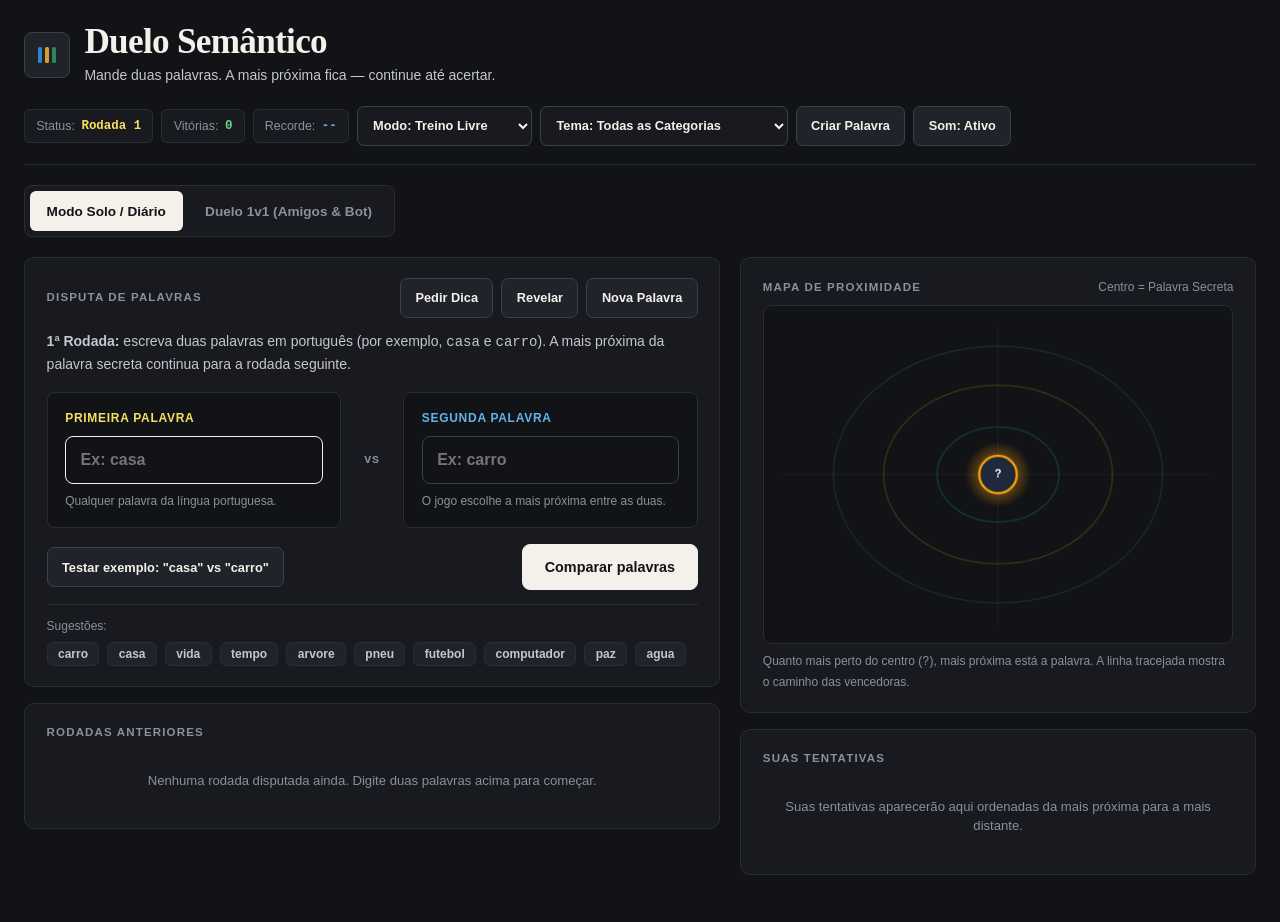
<file: index.html>
<!DOCTYPE html>
<html lang="pt-BR">
<head>
  <meta charset="UTF-8" />
  <meta name="viewport" content="width=device-width, initial-scale=1.0" />
  <title>Duelo Semântico — Adivinhe a Palavra Mais Próxima</title>
  <meta name="description" content="Jogo brasileiro de palavras em português: mande duas palavras, a mais próxima fica no trono e você continua disputando até acertar." />
  <meta name="theme-color" content="#121316" />

  <!-- Preview Bonito ao Compartilhar no WhatsApp, Discord e Telegram -->
  <meta property="og:type" content="website" />
  <meta property="og:locale" content="pt_BR" />
  <meta property="og:site_name" content="Duelo Semântico" />
  <meta property="og:title" content="Duelo Semântico — Adivinhe a Palavra Mais Próxima" />
  <meta property="og:description" content="Mande duas palavras. A mais próxima fica no trono — continue jogando solo, na Palavra do Dia ou em Duelo 1v1 com amigos até acertar!" />
  <meta property="og:image" content="assets/og-cover.jpg" />
  <meta property="og:image:width" content="1200" />
  <meta property="og:image:height" content="630" />
  <meta name="twitter:card" content="summary_large_image" />
  <meta name="twitter:title" content="Duelo Semântico — Adivinhe a Palavra Mais Próxima" />
  <meta name="twitter:description" content="Mande duas palavras. A mais próxima fica no trono até você acertar. Jogue solo ou em Duelo 1v1 ao vivo!" />
  <meta name="twitter:image" content="assets/og-cover.jpg" />

  <link rel="icon" type="image/svg+xml" href="assets/favicon.svg" />
  <link rel="stylesheet" href="css/styles.css?v=5" />
</head>
<body class="app-shell">

  <div class="main-container">
    <!-- ======================================================================
         CABEÇALHO EDITORIAL & CONTROLES
         ====================================================================== -->
    <header class="top-header">
      <div class="brand-lockup">
        <div class="brand-icon-box" aria-hidden="true">
          <svg width="24" height="24" viewBox="0 0 24 24" fill="none">
            <rect x="3" y="4" width="4" height="16" rx="1.5" fill="#3182CE" />
            <rect x="10" y="4" width="4" height="16" rx="1.5" fill="#D69E2E" />
            <rect x="17" y="4" width="4" height="16" rx="1.5" fill="#2F855A" />
          </svg>
        </div>
        <div>
          <h1 class="brand-title">Duelo Semântico</h1>
          <p class="brand-subtitle">Mande duas palavras. A mais próxima fica — continue até acertar.</p>
        </div>
      </div>

      <div class="stats-strip">
        <div class="stat-chip">
          <span class="text-zinc-400">Status:</span>
          <strong id="stat-current-round" class="font-mono text-amber-300">Rodada 1</strong>
        </div>
        <div class="stat-chip">
          <span class="text-zinc-400">Vitórias:</span>
          <strong id="stat-games-won" class="font-mono text-emerald-400">0</strong>
        </div>
        <div class="stat-chip">
          <span class="text-zinc-400">Recorde:</span>
          <strong id="stat-best-rounds" class="font-mono text-sky-300">--</strong>
        </div>

        <label for="select-game-mode" class="hidden">Modo de Jogo</label>
        <select id="select-game-mode" class="select-control" aria-label="Modo de Jogo">
          <option value="practice">Modo: Treino Livre</option>
          <option value="daily">Modo: Palavra do Dia</option>
        </select>

        <label for="select-category-filter" class="hidden">Filtrar Tema</label>
        <select id="select-category-filter" class="select-control" aria-label="Escolher Tema da Palavra Secreta">
          <option value="all">Tema: Todas as Categorias</option>
          <option value="transporte_rodas">Tema: Veículos e Rodovia</option>
          <option value="moradia_casa">Tema: Casa e Construção</option>
          <option value="vida_filosofia_emocao">Tema: Vida, Mente e Sentimentos</option>
          <option value="alimentacao_bebida">Tema: Comidas e Bebidas</option>
          <option value="natureza_clima">Tema: Natureza e Clima</option>
          <option value="animais_fauna">Tema: Animais e Fauna</option>
          <option value="corpo_saude">Tema: Corpo Humano e Saúde</option>
          <option value="tecnologia_ciencias">Tema: Tecnologia e Ciência</option>
          <option value="esporte_musica_lazer">Tema: Esportes, Música e Lazer</option>
          <option value="vestuario_moda">Tema: Vestuário e Acessórios</option>
          <option value="sociedade_cidade">Tema: Cidade e Profissões</option>
          <option value="tempo_espaco">Tema: Tempo e Universo</option>
        </select>

        <button type="button" id="btn-open-custom-modal" class="btn-secondary">
          Criar Palavra
        </button>
        <button type="button" id="btn-toggle-sound" class="btn-secondary">
          Som: Ativo
        </button>
      </div>
    </header>

    <!-- NAVEGAÇÃO ENTRE MODOS -->
    <nav class="main-tabs-bar" aria-label="Modos de Jogo">
      <button type="button" data-main-tab="solo" class="main-tab-btn is-active">
        <span>Modo Solo / Diário</span>
      </button>
      <button type="button" data-main-tab="duel" class="main-tab-btn">
        <span>Duelo 1v1 (Amigos &amp; Bot)</span>
      </button>
    </nav>

    <!-- ======================================================================
         ABA 1: MODO SOLO / DIÁRIO
         ====================================================================== -->
    <div id="tab-solo-view">
      <main class="workspace-split">

        <!-- COLUNA ESQUERDA: ÁREA DE JOGO -->
        <section class="flex-col gap-4">
          <div class="surface-card">
            <div class="flex flex-wrap justify-between items-center gap-2 mb-3">
              <h2 class="section-label" style="margin-bottom:0">Disputa de Palavras</h2>
              <div class="flex flex-wrap gap-2">
                <button type="button" id="btn-get-hint" class="btn-secondary">Pedir Dica</button>
                <button type="button" id="btn-reveal-secret" class="btn-secondary">Revelar</button>
                <button type="button" id="btn-new-secret" class="btn-secondary">Nova Palavra</button>
              </div>
            </div>

            <div id="inline-alert-box" class="alert-box hidden" style="margin-top:0; margin-bottom:0.85rem;" role="alert"></div>

            <!-- 1ª RODADA: DUAS PALAVRAS -->
            <div id="panel-round-1">
              <p class="text-sm text-zinc-300 mb-3">
                <strong>1ª Rodada:</strong> escreva duas palavras em português (por exemplo, <code>casa</code> e <code>carro</code>). A mais próxima da palavra secreta continua para a rodada seguinte.
              </p>

              <form id="form-round-1">
                <div class="duel-arena-grid">
                  <div class="duel-slot-card">
                    <label for="input-round1-word1" class="text-xs font-bold uppercase tracking-wider text-amber-300">Primeira palavra</label>
                    <input id="input-round1-word1" type="text" class="word-input mt-2" placeholder="Ex: casa" autocomplete="off" />
                    <span class="text-xs text-zinc-400 mt-2">Qualquer palavra da língua portuguesa.</span>
                  </div>

                  <div class="vs-divider-badge">VS</div>

                  <div class="duel-slot-card">
                    <label for="input-round1-word2" class="text-xs font-bold uppercase tracking-wider text-sky-300">Segunda palavra</label>
                    <input id="input-round1-word2" type="text" class="word-input mt-2" placeholder="Ex: carro" autocomplete="off" />
                    <span class="text-xs text-zinc-400 mt-2">O jogo escolhe a mais próxima entre as duas.</span>
                  </div>
                </div>

                <div class="flex flex-wrap justify-between items-center gap-3 mt-3">
                  <button type="button" id="btn-fill-example" class="btn-secondary">
                    Testar exemplo: "casa" vs "carro"
                  </button>
                  <button type="submit" id="btn-submit-round1" class="btn-primary">
                    <span>Comparar palavras</span>
                  </button>
                </div>
              </form>
            </div>

            <!-- RODADAS 2+: PALAVRA NO TRONO VS NOVA TENTATIVA -->
            <div id="panel-round-next" class="hidden">
              <p class="text-sm text-zinc-300 mb-3">
                A palavra mais próxima até agora permanece à esquerda. Digite <strong>mais uma palavra</strong> à direita para tentar superá-la.
              </p>

              <form id="form-round-next">
                <div class="duel-arena-grid">
                  <div class="duel-slot-card is-champion-slot">
                    <div>
                      <div class="flex justify-between items-center">
                        <span class="text-xs font-bold uppercase tracking-wider text-amber-300">Mais próxima atual</span>
                        <span id="champ-word-tier" class="temp-badge tier-hot">Quente</span>
                      </div>
                      <div id="champ-word-title" class="champion-word-display">CARRO</div>
                      <p id="champ-word-correction" class="text-xs text-sky-300 hidden"></p>
                    </div>

                    <div class="mt-2">
                      <div class="flex justify-between items-center text-xs mb-2">
                        <span id="champ-word-meta" class="text-zinc-300">Mesmo contexto</span>
                        <strong id="champ-word-score" class="font-mono text-amber-300">74.0%</strong>
                      </div>
                      <div class="meter-track">
                        <div id="champ-word-bar" class="meter-fill fill-hot" style="width: 74%"></div>
                      </div>
                    </div>
                  </div>

                  <div class="vs-divider-badge">VS</div>

                  <div class="duel-slot-card is-challenger-slot">
                    <div>
                      <label for="input-next-challenger" class="text-xs font-bold uppercase tracking-wider text-sky-300">Nova palavra</label>
                      <input id="input-next-challenger" type="text" class="word-input mt-2" placeholder="Ex: pneu, roda, motor..." autocomplete="off" />
                      <p class="text-xs text-zinc-400 mt-2">
                        Se chegar mais perto da secreta, assume o lugar da atual.
                      </p>
                    </div>

                    <button type="submit" id="btn-submit-round-next" class="btn-primary w-full mt-3">
                      Enviar tentativa
                    </button>
                  </div>
                </div>
              </form>
            </div>

            <!-- Sugestões Rápidas -->
            <div class="suggestions-bar">
              <span class="text-xs text-zinc-400">Sugestões:</span>
              <div id="quick-suggestions-cluster" class="flex flex-wrap gap-2"></div>
            </div>

            <div id="hint-display-box" class="hint-box hidden"></div>
            <div id="victory-banner" class="hidden"></div>
            <div id="duel-verdict-banner" class="verdict-banner hidden"></div>
          </div>

          <div class="surface-card">
            <h3 class="section-label">Rodadas Anteriores</h3>
            <div id="duel-history-list"></div>
          </div>
        </section>

        <!-- COLUNA DIREITA: MAPA & RANKING -->
        <aside class="flex-col gap-4">
          <div class="surface-card">
            <div class="flex justify-between items-center mb-2">
              <h3 class="section-label" style="margin-bottom:0">Mapa de Proximidade</h3>
              <span class="text-xs text-zinc-400">Centro = Palavra Secreta</span>
            </div>
            <div class="radar-canvas-box">
              <canvas id="semantic-radar-canvas" width="500" height="360"></canvas>
            </div>
            <p class="text-xs text-zinc-400 mt-2">
              Quanto mais perto do centro (<code>?</code>), mais próxima está a palavra. A linha tracejada mostra o caminho das vencedoras.
            </p>
          </div>

          <div class="surface-card">
            <h3 class="section-label">Suas Tentativas</h3>
            <div id="tested-words-ranking"></div>
          </div>
        </aside>

      </main>
    </div>

    <!-- ======================================================================
         ABA 2: DUELO 1v1 (AMIGOS POR LINK OU BOT)
         ====================================================================== -->
    <section id="tab-duel-view" class="hidden" aria-label="Modo Duelo 1v1">

      <div id="duel-alert-box" class="alert-box hidden" style="margin-top:0; margin-bottom:0.85rem;" role="alert"></div>

      <!-- LOBBY -->
      <div id="duel-phase-lobby" class="surface-card">
        <div class="flex flex-wrap justify-between items-center gap-3">
          <div>
            <span class="editorial-kicker">Disputa Direta 1 contra 1</span>
            <h2 class="text-lg font-bold text-white mt-1">Duelo em Tempo Real</h2>
            <p class="text-xs text-zinc-300 mt-1">
              Cada jogador manda uma palavra por rodada. A mais próxima fica no trono e quem cravar 100% primeiro vence.
            </p>
          </div>
          <div style="min-width: 220px;">
            <label for="duel-player-name" class="text-xs text-zinc-400">Seu nome na sala</label>
            <input id="duel-player-name" type="text" class="word-input mt-1" value="" maxlength="18" placeholder="Seu apelido (ex: Guilherme)" />
          </div>
        </div>

        <div class="duel-lobby-grid">
          <div class="duel-slot-card is-champion-slot">
            <div>
              <h3 class="text-white font-bold">Partida Rápida (30s por rodada)</h3>
              <p class="text-xs text-zinc-300 mt-2">
                Procura outro jogador disponível na fila. Se ninguém aparecer em 10 segundos, entra o Bot Estrategista contra você.
              </p>
            </div>
            <div class="flex flex-wrap gap-2 mt-4">
              <button type="button" id="btn-duel-quick-match" class="btn-primary flex-1">
                Buscar partida (10s ou Bot)
              </button>
              <button type="button" id="btn-duel-force-bot" class="btn-secondary">
                Jogar vs Bot
              </button>
            </div>
          </div>

          <div class="duel-slot-card is-challenger-slot">
            <div>
              <h3 class="text-white font-bold">Sala Privada com Amigo</h3>
              <p class="text-xs text-zinc-300 mt-2">
                Escolha o tempo de resposta, crie uma sala e mande o convite pronto no WhatsApp para seu amigo entrar direto.
              </p>
            </div>
            <div class="flex flex-col gap-2 mt-3">
              <div>
                <label for="duel-room-time-limit" class="text-xs text-zinc-400">Tempo limite por rodada</label>
                <select id="duel-room-time-limit" class="select-control w-full mt-1">
                  <option value="15">15 segundos (Relâmpago)</option>
                  <option value="30" selected>30 segundos (Padrão)</option>
                  <option value="45">45 segundos</option>
                  <option value="60">60 segundos (Tático)</option>
                  <option value="0">Sem limite de tempo</option>
                </select>
              </div>
              <button type="button" id="btn-duel-create-room" class="btn-primary w-full mt-1">
                Criar sala privada
              </button>
              <div class="flex gap-2 mt-1">
                <input id="duel-join-code" type="text" class="word-input" placeholder="Código ex: AET-4821" autocomplete="off" />
                <button type="button" id="btn-duel-join-room" class="btn-secondary">Entrar</button>
              </div>
            </div>
          </div>
        </div>
      </div>

      <!-- ESPERA / BUSCA -->
      <div id="duel-phase-searching" class="surface-card hidden" style="text-align: center; padding: 2rem 1.25rem;">
        <span class="editorial-kicker">Sala Conectada</span>
        <h3 id="duel-wait-title" class="text-lg font-bold text-white mt-2">Procurando oponente...</h3>
        <p id="duel-wait-desc" class="text-sm text-zinc-300 mt-2"></p>

        <div id="duel-room-code-display" class="duel-room-code-pill hidden">AET-0000</div>

        <div class="flex flex-wrap justify-center gap-3 mt-4">
          <button type="button" id="btn-duel-copy-link" class="btn-primary hidden">Copiar Convite para Amigos</button>
          <button type="button" id="btn-duel-wait-bot" class="btn-secondary">Enfrentar Bot Agora</button>
          <button type="button" id="btn-duel-cancel-wait" class="btn-secondary">Cancelar</button>
        </div>
      </div>

      <!-- ARENA 1v1 -->
      <div id="duel-phase-arena" class="hidden">
        <div class="surface-card">
          <div class="flex flex-wrap justify-between items-center gap-2 mb-3">
            <h3 class="section-label" style="margin-bottom:0">Duelo 1v1 — Quem acertar primeiro vence</h3>
            <button type="button" id="btn-duel-leave-arena" class="btn-secondary">Sair da sala</button>
          </div>

          <div class="duel-scoreboard-bar">
            <div class="duel-player-banner">
              <span id="duel-my-label" class="text-xs font-bold uppercase tracking-wider text-amber-300">Você</span>
              <strong id="duel-my-score" class="font-mono text-white">0 pts</strong>
            </div>
            <div class="flex flex-col items-center gap-1">
              <span id="duel-round-badge" class="editorial-kicker">Rodada 1</span>
              <span id="duel-turn-timer" class="duel-timer-pill">30s</span>
            </div>
            <div class="duel-player-banner is-right">
              <span id="duel-opp-label" class="text-xs font-bold uppercase tracking-wider text-sky-300">Adversário</span>
              <strong id="duel-opp-score" class="font-mono text-white">0 pts</strong>
            </div>
          </div>

          <div id="duel-throne-card" class="duel-throne-panel"></div>

          <form id="form-duel-turn">
            <div class="duel-arena-grid">
              <div class="duel-slot-card is-champion-slot">
                <div>
                  <label for="duel-my-word-input" class="text-xs font-bold uppercase tracking-wider text-amber-300">Seu lado: digite 1 palavra</label>
                  <input id="duel-my-word-input" type="text" class="word-input mt-2" placeholder="Sua palavra da rodada..." autocomplete="off" />
                  <p id="duel-my-status" class="text-xs text-zinc-300 mt-2">Sua vez: digite uma palavra.</p>
                </div>
                <button type="submit" id="btn-duel-send-word" class="btn-primary w-full mt-3">
                  Enviar jogada
                </button>
              </div>

              <div class="vs-divider-badge">VS</div>

              <div class="duel-slot-card is-challenger-slot" style="justify-content: center; text-align: center;">
                <span class="text-xs font-bold uppercase tracking-wider text-sky-300">Lado do adversário</span>
                <p id="duel-opp-status" class="text-xs text-zinc-400 mt-3">Aguardando jogada do oponente...</p>
              </div>
            </div>
          </form>

          <div id="duel-finish-banner" class="hidden"></div>
        </div>

        <div class="surface-card mt-4">
          <h3 class="section-label">Histórico do Duelo</h3>
          <div id="duel-pvp-history"></div>
        </div>
      </div>

    </section>
  </div>

  <!-- MODAL: CRIAR PALAVRA SECRETA -->
  <div id="modal-custom-word" class="modal-backdrop hidden" role="dialog" aria-modal="true" aria-labelledby="modal-custom-title">
    <div class="modal-box">
      <div class="flex justify-between items-center mb-3">
        <h3 id="modal-custom-title" class="section-label" style="margin-bottom:0">Criar Palavra Secreta</h3>
        <button type="button" id="btn-close-custom-modal" class="btn-secondary">Fechar</button>
      </div>
      <p class="text-xs text-zinc-300 mb-3">
        Defina uma palavra secreta oculta para outra pessoa tentar descobrir aqui no computador ou celular.
      </p>

      <form id="form-custom-word" class="flex-col gap-3">
        <div>
          <label for="input-custom-secret" class="text-xs text-zinc-400">Palavra secreta (fica oculta)</label>
          <input id="input-custom-secret" type="password" class="word-input mt-1" placeholder="Digite a palavra secreta..." required />
        </div>

        <div>
          <label for="select-custom-cluster" class="text-xs text-zinc-400">Tema da palavra</label>
          <select id="select-custom-cluster" class="select-control w-full mt-1">
            <option value="transporte_rodas">Veículos, Carros e Rodovia</option>
            <option value="moradia_casa">Casa, Móveis e Construção</option>
            <option value="vida_filosofia_emocao">Vida, Mente e Sentimentos</option>
            <option value="alimentacao_bebida">Alimentos, Culinária e Bebidas</option>
            <option value="natureza_clima">Natureza, Praias e Clima</option>
            <option value="animais_fauna">Animais e Fauna</option>
            <option value="corpo_saude">Corpo Humano e Saúde</option>
            <option value="tecnologia_ciencias">Tecnologia, Computação e Escola</option>
            <option value="esporte_musica_lazer">Esportes, Futebol e Música</option>
            <option value="vestuario_moda">Vestuário e Acessórios</option>
            <option value="sociedade_cidade">Cidade, Dinheiro e Profissões</option>
            <option value="tempo_espaco">Tempo, Estações e Universo</option>
          </select>
        </div>

        <div>
          <label for="input-custom-links" class="text-xs text-zinc-400">Palavras próximas (opcional, separadas por vírgula)</label>
          <input id="input-custom-links" type="text" class="word-input mt-1" placeholder="Ex: carro, pneu, borracha, aro" />
        </div>

        <div>
          <label for="input-custom-hint" class="text-xs text-zinc-400">Dica personalizada (opcional)</label>
          <input id="input-custom-hint" type="text" class="word-input mt-1" placeholder="Ex: Fica presa no eixo do carro..." />
        </div>

        <button type="submit" class="btn-primary w-full mt-2">
          Começar com esta palavra
        </button>
      </form>
    </div>
  </div>

  <script src="js/vendor/peerjs.min.js?v=5"></script>
  <script src="js/dictionary-data.js?v=5"></script>
  <script src="js/semantic-engine.js?v=5"></script>
  <script src="js/audio.js?v=5"></script>
  <script src="js/radar-canvas.js?v=5"></script>
  <script src="js/duel-mode.js?v=5"></script>
  <script src="js/app.js?v=5"></script>
</body>
</html>
</file>
<file: css/styles.css>
/**
 * ============================================================================
 * SISTEMA DE DESIGN EDITORIAL - DUELO SEMANTICO (css/styles.css)
 * ============================================================================
 * Estetica editorial escura (Carvao Fosco & Tinta Quente), sem brilhos ou
 * gradientes genericos. Otimizado para Desktop e Celular.
 */

:root {
  --bg-canvas: #121316;
  --bg-surface: #181A1F;
  --bg-elevated: #20232A;
  --bg-interactive: #272B33;
  --border-subtle: #2A2D35;
  --border-strong: #3B404B;
  --text-primary: #F4F1EA;
  --text-secondary: #C5C7CE;
  --text-muted: #8B909C;
  --ink-gold: #D69E2E;
  --ink-gold-light: #F6E05E;
  --ink-green: #2F855A;
  --ink-green-light: #68D391;
  --ink-blue: #3182CE;
  --ink-blue-light: #63B3ED;
  --ink-orange: #DD6B20;
  --ink-red: #C53030;
  --font-serif: Georgia, "Palatino Linotype", "Book Antiqua", serif;
  --font-sans: -apple-system, BlinkMacSystemFont, "Segoe UI", Roboto, Helvetica, Arial, sans-serif;
  --font-mono: ui-monospace, "SFMono-Regular", Consolas, "Liberation Mono", Menlo, monospace;
  --ease-out: cubic-bezier(0.16, 1, 0.3, 1);
}

*, *::before, *::after {
  box-sizing: border-box;
  margin: 0;
  padding: 0;
}

html, body {
  min-height: 100vh;
  background-color: var(--bg-canvas);
  color: var(--text-primary);
  font-family: var(--font-sans);
  line-height: 1.5;
  -webkit-font-smoothing: antialiased;
  overflow-x: hidden;
  -webkit-tap-highlight-color: transparent;
}

/* Utilitarios */
.hidden { display: none !important; }
.flex { display: flex; }
.inline-flex { display: inline-flex; }
.flex-col { display: flex; flex-direction: column; }
.flex-wrap { flex-wrap: wrap; }
.items-center { align-items: center; }
.justify-between { justify-content: space-between; }
.justify-center { justify-content: center; }
.gap-1 { gap: 0.25rem; }
.gap-2 { gap: 0.5rem; }
.gap-3 { gap: 0.75rem; }
.gap-4 { gap: 1rem; }
.flex-1 { flex: 1 1 0%; }
.w-full { width: 100%; }
.w-12 { width: 3rem; }
.mt-1 { margin-top: 0.25rem; }
.mt-2 { margin-top: 0.5rem; }
.mt-3 { margin-top: 0.75rem; }
.mt-4 { margin-top: 1rem; }
.mb-2 { margin-bottom: 0.5rem; }
.mb-3 { margin-bottom: 0.75rem; }
.text-right { text-align: right; }
.text-xs { font-size: 0.75rem; line-height: 1.2rem; }
.text-sm { font-size: 0.875rem; line-height: 1.4rem; }
.text-lg { font-size: 1.15rem; line-height: 1.5rem; }
.font-semibold { font-weight: 600; }
.font-bold { font-weight: 700; }
.font-mono { font-family: var(--font-mono); font-variant-numeric: tabular-nums; }
.uppercase { text-transform: uppercase; }
.tracking-wider { letter-spacing: 0.06em; }
.text-white { color: var(--text-primary); }
.text-zinc-300 { color: var(--text-secondary); }
.text-zinc-400 { color: var(--text-muted); }
.text-zinc-500 { color: #6E7480; }
.text-amber-300 { color: var(--ink-gold-light); }
.text-sky-300 { color: var(--ink-blue-light); }
.text-emerald-400 { color: var(--ink-green-light); }
.space-y-1 > * + * { margin-top: 0.35rem; }

/* Estrutura Editorial */
.app-shell {
  min-height: 100vh;
  background-color: var(--bg-canvas);
  padding: 1.5rem 1.5rem 3rem;
}

.main-container {
  max-width: 1260px;
  margin: 0 auto;
}

.surface-card {
  background-color: var(--bg-surface);
  border: 1px solid var(--border-subtle);
  border-radius: 10px;
  padding: 1.25rem 1.35rem;
}

.section-label {
  font-size: 0.72rem;
  font-weight: 700;
  text-transform: uppercase;
  letter-spacing: 0.1em;
  color: var(--text-muted);
  margin-bottom: 0.75rem;
}

.editorial-kicker {
  display: inline-block;
  font-size: 0.7rem;
  font-weight: 700;
  text-transform: uppercase;
  letter-spacing: 0.14em;
  color: var(--ink-gold);
}

/* Cabecalho */
.top-header {
  display: flex;
  flex-wrap: wrap;
  align-items: flex-end;
  justify-content: space-between;
  gap: 1.25rem;
  margin-bottom: 1.25rem;
  padding-bottom: 1.15rem;
  border-bottom: 1px solid var(--border-subtle);
}

.brand-lockup {
  display: flex;
  align-items: center;
  gap: 0.9rem;
}

.brand-icon-box {
  width: 46px;
  height: 46px;
  border-radius: 8px;
  background-color: var(--bg-elevated);
  border: 1px solid var(--border-strong);
  display: flex;
  align-items: center;
  justify-content: center;
  flex-shrink: 0;
}

.brand-title {
  font-family: var(--font-serif);
  font-size: clamp(1.6rem, 2.8vw, 2.2rem);
  font-weight: 700;
  letter-spacing: -0.02em;
  line-height: 1.05;
  color: var(--text-primary);
}

.brand-subtitle {
  font-size: 0.875rem;
  color: var(--text-secondary);
  margin-top: 0.25rem;
}

.stats-strip {
  display: flex;
  flex-wrap: wrap;
  align-items: center;
  gap: 0.5rem;
}

.stat-chip {
  display: flex;
  align-items: center;
  gap: 0.4rem;
  padding: 0.4rem 0.7rem;
  background-color: var(--bg-surface);
  border: 1px solid var(--border-subtle);
  border-radius: 6px;
  font-size: 0.78rem;
}

/* Botoes e Inputs Solidos (Estilo Tecla / Papel) */
.btn-primary {
  display: inline-flex;
  align-items: center;
  justify-content: center;
  gap: 0.5rem;
  min-height: 46px;
  padding: 0.65rem 1.35rem;
  font-size: 0.9rem;
  font-weight: 700;
  color: #121316;
  background-color: var(--text-primary);
  border: 1px solid var(--text-primary);
  border-radius: 8px;
  cursor: pointer;
  transition: transform 120ms var(--ease-out), background-color 120ms ease;
}

.btn-primary:hover:not(:disabled) {
  background-color: #FFFFFF;
}

.btn-primary:active:not(:disabled) {
  transform: scale(0.98);
}

.btn-secondary {
  display: inline-flex;
  align-items: center;
  justify-content: center;
  gap: 0.45rem;
  min-height: 40px;
  padding: 0.45rem 0.9rem;
  font-size: 0.8rem;
  font-weight: 600;
  color: var(--text-primary);
  background-color: var(--bg-elevated);
  border: 1px solid var(--border-strong);
  border-radius: 7px;
  cursor: pointer;
  transition: transform 120ms var(--ease-out), background-color 120ms ease, border-color 120ms ease;
}

.btn-secondary:hover:not(:disabled) {
  background-color: var(--bg-interactive);
  border-color: var(--text-muted);
}

.btn-secondary:active:not(:disabled) {
  transform: scale(0.98);
}

.btn-primary:disabled,
.btn-secondary:disabled {
  opacity: 0.55;
  cursor: not-allowed;
}

.word-input {
  width: 100%;
  min-height: 48px;
  padding: 0.65rem 0.9rem;
  font-size: 1rem;
  font-weight: 600;
  color: var(--text-primary);
  background-color: var(--bg-canvas);
  border: 1.5px solid var(--border-strong);
  border-radius: 8px;
  outline: none;
  transition: border-color 140ms ease;
}

.word-input:focus {
  border-color: var(--text-primary);
}

.select-control {
  min-height: 40px;
  padding: 0.4rem 0.7rem;
  font-size: 0.8rem;
  font-weight: 600;
  color: var(--text-primary);
  background-color: var(--bg-surface);
  border: 1px solid var(--border-strong);
  border-radius: 7px;
  outline: none;
  cursor: pointer;
}

/* Abas Principais */
.main-tabs-bar {
  display: inline-flex;
  flex-wrap: wrap;
  gap: 0.35rem;
  padding: 0.3rem;
  background-color: var(--bg-surface);
  border: 1px solid var(--border-subtle);
  border-radius: 8px;
  margin-bottom: 1.25rem;
}

.main-tab-btn {
  display: inline-flex;
  align-items: center;
  gap: 0.45rem;
  min-height: 40px;
  padding: 0.45rem 1.05rem;
  font-size: 0.85rem;
  font-weight: 600;
  color: var(--text-muted);
  background: transparent;
  border: none;
  border-radius: 6px;
  cursor: pointer;
  transition: background-color 140ms ease, color 140ms ease;
}

.main-tab-btn:hover {
  color: var(--text-primary);
}

.main-tab-btn.is-active {
  color: #121316;
  background-color: var(--text-primary);
}

/* Layout Assimetrico Principal */
.workspace-split {
  display: grid;
  grid-template-columns: 1.35fr 1fr;
  gap: 1.25rem;
  align-items: start;
}

@media (max-width: 1024px) {
  .workspace-split {
    grid-template-columns: 1fr;
  }
}

/* Arena de Comparacao */
.duel-arena-grid {
  display: grid;
  grid-template-columns: 1fr auto 1fr;
  gap: 0.9rem;
  align-items: stretch;
  margin: 1rem 0;
}

@media (max-width: 680px) {
  .duel-arena-grid {
    grid-template-columns: 1fr;
  }
}

.duel-slot-card {
  display: flex;
  flex-direction: column;
  justify-content: space-between;
  padding: 1rem 1.1rem;
  background-color: var(--bg-canvas);
  border: 1px solid var(--border-subtle);
  border-radius: 8px;
}

.duel-slot-card.is-champion-slot {
  border-color: var(--ink-gold);
}

.duel-slot-card.is-challenger-slot {
  border-color: var(--border-strong);
}

.vs-divider-badge {
  align-self: center;
  padding: 0.35rem 0.55rem;
  font-family: var(--font-mono);
  font-size: 0.72rem;
  font-weight: 700;
  color: var(--text-muted);
  letter-spacing: 0.08em;
}

.champion-word-display {
  font-family: var(--font-serif);
  font-size: 1.75rem;
  font-weight: 700;
  letter-spacing: 0.01em;
  color: var(--text-primary);
  margin: 0.3rem 0;
}

/* Barras de Temperatura */
.meter-track {
  width: 100%;
  height: 8px;
  background-color: var(--bg-elevated);
  border-radius: 4px;
  overflow: hidden;
}

.meter-fill {
  height: 100%;
  border-radius: 4px;
  transition: width 260ms var(--ease-out);
}

.fill-cold { background-color: var(--ink-blue); }
.fill-warm { background-color: var(--ink-orange); }
.fill-hot { background-color: var(--ink-gold); }
.fill-burning { background-color: var(--ink-green); }
.fill-exact { background-color: var(--ink-green-light); }

.temp-badge {
  display: inline-block;
  padding: 0.15rem 0.5rem;
  font-size: 0.7rem;
  font-weight: 700;
  border-radius: 4px;
}

.tier-cold { background: rgba(49, 130, 206, 0.18); color: var(--ink-blue-light); }
.tier-warm { background: rgba(221, 107, 32, 0.18); color: #FBD38D; }
.tier-hot { background: rgba(214, 158, 46, 0.22); color: var(--ink-gold-light); }
.tier-burning { background: rgba(47, 133, 90, 0.24); color: var(--ink-green-light); }
.tier-exact { background: rgba(47, 133, 90, 0.35); color: #9AE6B4; }

/* Veredito da Rodada */
.verdict-banner {
  padding: 1rem;
  background-color: var(--bg-canvas);
  border: 1px solid var(--border-strong);
  border-radius: 8px;
  margin-top: 1rem;
}

.verdict-headline {
  font-size: 0.92rem;
  color: var(--text-primary);
  margin-top: 0.35rem;
}

.verdict-cards-row {
  display: grid;
  grid-template-columns: 1fr auto 1fr;
  gap: 0.75rem;
  align-items: center;
  margin-top: 0.8rem;
}

@media (max-width: 640px) {
  .verdict-cards-row {
    grid-template-columns: 1fr;
  }
}

.verdict-mini-card {
  padding: 0.65rem 0.8rem;
  background-color: var(--bg-surface);
  border: 1px solid var(--border-subtle);
  border-radius: 6px;
  display: flex;
  flex-direction: column;
}

.verdict-mini-card.is-winner {
  border-color: var(--ink-green);
}

.verdict-mini-card.is-loser {
  opacity: 0.7;
}

.verdict-vs-pill {
  font-family: var(--font-mono);
  font-size: 0.72rem;
  font-weight: 700;
  color: var(--text-muted);
  text-align: center;
}

/* Alertas, Dicas e Vitoria */
.alert-box {
  padding: 0.65rem 0.85rem;
  background-color: rgba(197, 48, 48, 0.14);
  border: 1px solid rgba(197, 48, 48, 0.45);
  border-radius: 6px;
  color: #FEB2B2;
  font-size: 0.82rem;
  margin-top: 0.75rem;
}

.hint-box {
  padding: 0.8rem 0.95rem;
  background-color: var(--bg-canvas);
  border-left: 3px solid var(--ink-blue-light);
  border-radius: 6px;
  margin-top: 0.85rem;
}

.victory-celebration-card {
  padding: 1.5rem 1.25rem;
  text-align: center;
  background-color: var(--bg-canvas);
  border: 1.5px solid var(--ink-green);
  border-radius: 10px;
  margin-top: 1rem;
}

.victory-word-heading {
  font-family: var(--font-serif);
  font-size: 2.25rem;
  font-weight: 700;
  letter-spacing: 0.03em;
  color: var(--ink-green-light);
  margin-top: 0.25rem;
}

.evolution-chain-box {
  padding: 0.7rem;
  background-color: var(--bg-surface);
  border: 1px solid var(--border-subtle);
  border-radius: 6px;
}

/* Historico e Ranking */
.history-duel-row {
  display: flex;
  flex-wrap: wrap;
  align-items: center;
  justify-content: space-between;
  gap: 0.5rem;
  padding: 0.55rem 0.75rem;
  border-bottom: 1px solid var(--border-subtle);
  font-size: 0.82rem;
}

.history-duel-row:last-child {
  border-bottom: none;
}

.history-round-tag {
  font-family: var(--font-mono);
  font-size: 0.72rem;
  font-weight: 700;
  color: var(--text-muted);
  width: 28px;
}

.history-pair {
  display: flex;
  align-items: center;
  gap: 0.5rem;
}

.is-win-word {
  font-weight: 700;
  color: var(--ink-green-light);
}

.is-lose-word {
  color: var(--text-muted);
}

.history-winner-pill {
  font-family: var(--font-mono);
  font-size: 0.74rem;
  color: var(--text-secondary);
}

.ranking-word-row {
  display: flex;
  align-items: center;
  justify-content: space-between;
  gap: 0.75rem;
  padding: 0.5rem 0.65rem;
  border-bottom: 1px solid var(--border-subtle);
}

.ranking-word-row:last-child {
  border-bottom: none;
}

.ranking-word-row.is-current-champ {
  background-color: rgba(214, 158, 46, 0.09);
  border-radius: 6px;
}

.ranking-pos {
  font-family: var(--font-mono);
  font-size: 0.72rem;
  color: var(--text-muted);
  width: 24px;
}

.champ-mini-tag {
  font-size: 0.65rem;
  font-weight: 700;
  text-transform: uppercase;
  padding: 0.1rem 0.4rem;
  border-radius: 4px;
  background: rgba(214, 158, 46, 0.22);
  color: var(--ink-gold-light);
}

.ranking-mini-bar {
  width: 84px;
  height: 7px;
  background-color: var(--bg-elevated);
  border-radius: 4px;
  overflow: hidden;
}

.radar-canvas-box {
  width: 100%;
  background-color: var(--bg-canvas);
  border: 1px solid var(--border-subtle);
  border-radius: 8px;
  overflow: hidden;
}

#semantic-radar-canvas {
  width: 100%;
  height: auto;
  display: block;
}

.empty-box {
  padding: 1.1rem;
  text-align: center;
  font-size: 0.82rem;
  color: var(--text-muted);
}

/* Sugestoes Rapidas */
.suggestions-bar {
  display: flex;
  flex-wrap: wrap;
  align-items: center;
  gap: 0.4rem;
  margin-top: 0.85rem;
  padding-top: 0.75rem;
  border-top: 1px solid var(--border-subtle);
}

.suggestion-chip {
  padding: 0.25rem 0.65rem;
  font-size: 0.75rem;
  font-weight: 600;
  color: var(--text-secondary);
  background-color: var(--bg-elevated);
  border: 1px solid var(--border-subtle);
  border-radius: 6px;
  cursor: pointer;
  transition: border-color 120ms ease, color 120ms ease;
}

.suggestion-chip:hover:not(:disabled) {
  border-color: var(--text-primary);
  color: var(--text-primary);
}

.suggestion-chip.is-used,
.suggestion-chip:disabled {
  opacity: 0.35;
  text-decoration: line-through;
  cursor: not-allowed;
}

@keyframes pulseMissingBorder {
  0%, 100% { border-color: var(--ink-gold); }
  50% { border-color: var(--ink-red); }
}

.input-missing-pulse {
  animation: pulseMissingBorder 0.65s ease-in-out 2;
}

/* Duelo 1v1 */
.duel-lobby-grid {
  display: grid;
  grid-template-columns: repeat(2, minmax(0, 1fr));
  gap: 1.1rem;
  margin-top: 1rem;
}

@media (max-width: 820px) {
  .duel-lobby-grid {
    grid-template-columns: 1fr;
  }
}

.duel-room-code-pill {
  display: inline-block;
  padding: 0.6rem 1.4rem;
  font-family: var(--font-mono);
  font-size: 1.7rem;
  font-weight: 700;
  letter-spacing: 0.14em;
  color: var(--text-primary);
  background-color: var(--bg-canvas);
  border: 1.5px solid var(--ink-gold);
  border-radius: 8px;
  margin: 0.75rem 0;
}

.duel-scoreboard-bar {
  display: grid;
  grid-template-columns: 1fr auto 1fr;
  gap: 1rem;
  align-items: center;
  padding: 0.85rem 1rem;
  background-color: var(--bg-canvas);
  border: 1px solid var(--border-subtle);
  border-radius: 8px;
  margin-bottom: 1rem;
}

.duel-player-banner {
  display: flex;
  flex-direction: column;
}

.duel-player-banner.is-right {
  align-items: flex-end;
  text-align: right;
}

.duel-throne-panel {
  padding: 1rem 1.15rem;
  background-color: var(--bg-canvas);
  border: 1px solid var(--ink-gold);
  border-radius: 8px;
  margin-bottom: 1rem;
}

.duel-timer-pill {
  display: inline-flex;
  align-items: center;
  justify-content: center;
  padding: 0.2rem 0.65rem;
  font-family: var(--font-mono);
  font-size: 0.82rem;
  font-weight: 700;
  border-radius: 6px;
  background-color: var(--bg-elevated);
  color: var(--text-primary);
  border: 1px solid var(--border-strong);
}

.duel-timer-pill.is-warning {
  color: var(--ink-gold-light);
  border-color: var(--ink-gold);
}

.duel-timer-pill.is-danger {
  color: #FEB2B2;
  border-color: var(--ink-red);
}

/* Modal */
.modal-backdrop {
  position: fixed;
  inset: 0;
  z-index: 50;
  background: rgba(12, 13, 16, 0.85);
  display: flex;
  align-items: center;
  justify-content: center;
  padding: 1rem;
}

.modal-box {
  width: 100%;
  max-width: 500px;
  background-color: var(--bg-surface);
  border: 1px solid var(--border-strong);
  border-radius: 10px;
  padding: 1.35rem;
}

/* Responsividade Mobile */
@media (max-width: 640px) {
  .app-shell {
    padding: 0.85rem 0.75rem 2.25rem;
  }
  .surface-card {
    padding: 0.95rem;
  }
  .stats-strip {
    width: 100%;
  }
  .select-control {
    width: 100%;
    max-width: 100%;
    font-size: 16px;
  }
  .word-input {
    font-size: 16px;
  }
  .main-tabs-bar {
    display: flex;
    width: 100%;
  }
  .main-tab-btn {
    flex: 1 1 0%;
    justify-content: center;
    font-size: 0.82rem;
    padding: 0.5rem 0.6rem;
  }
  .duel-slot-card {
    padding: 0.9rem;
  }
  .champion-word-display {
    font-size: 1.4rem;
    word-break: break-word;
  }
  .victory-word-heading {
    font-size: 1.7rem;
    word-break: break-word;
  }
  .duel-scoreboard-bar {
    gap: 0.5rem;
    padding: 0.75rem;
  }
  .history-duel-row {
    flex-direction: column;
    align-items: flex-start;
  }
  .ranking-mini-bar {
    width: 64px;
  }
  .duel-room-code-pill {
    font-size: 1.35rem;
    padding: 0.5rem 1rem;
  }
}
</file>
